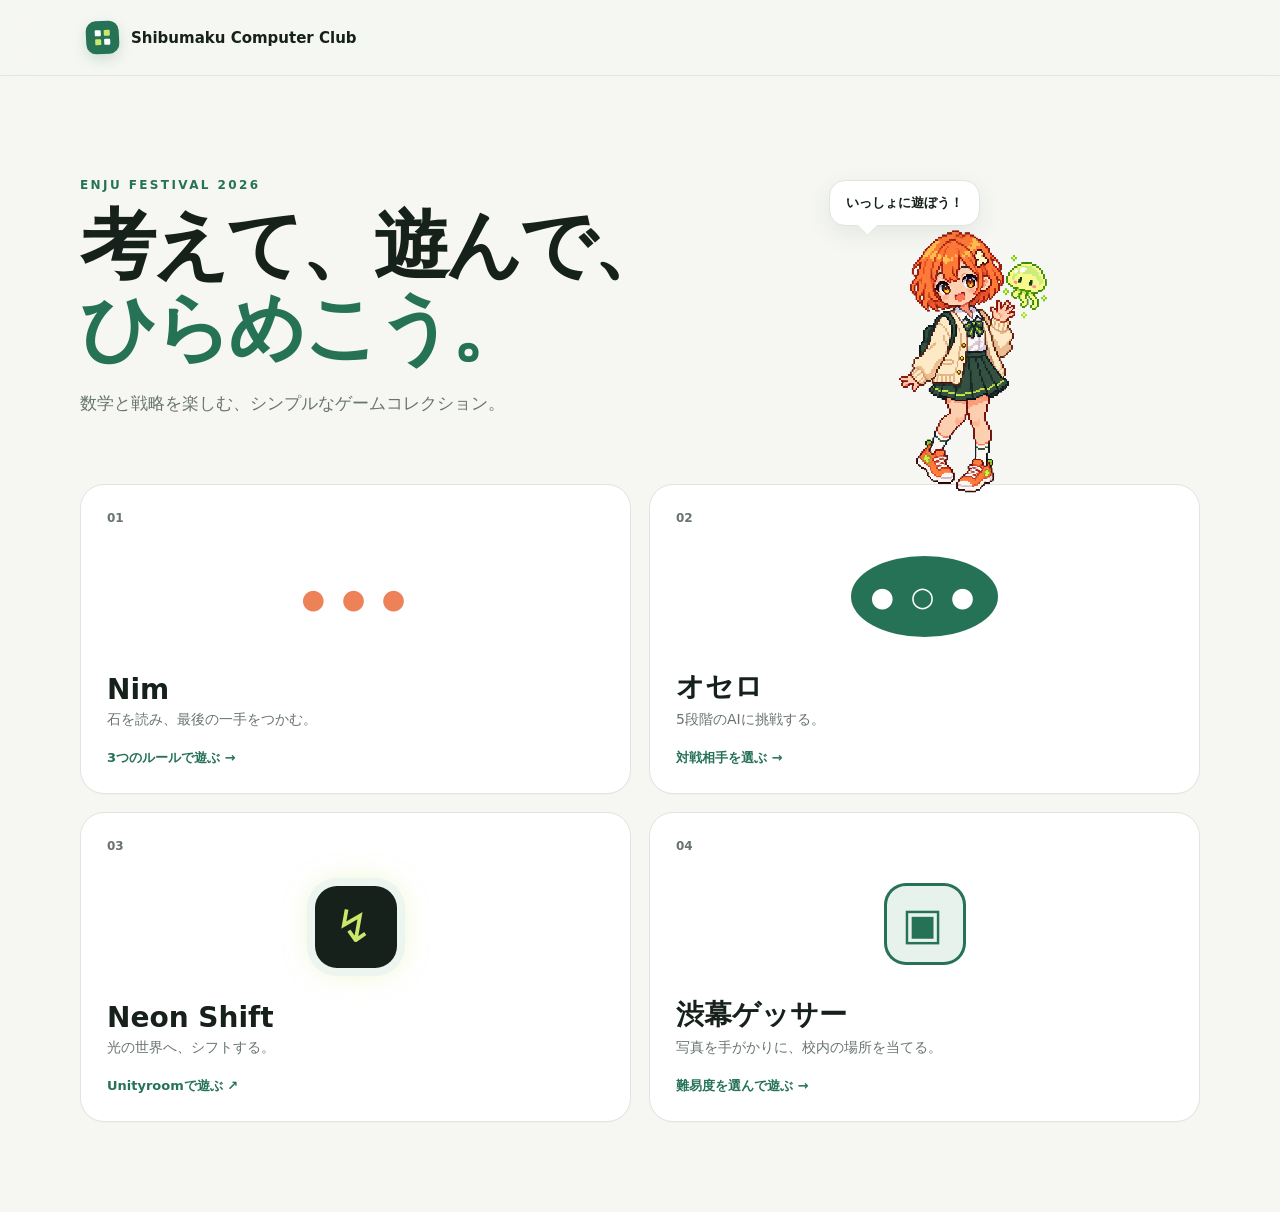
<file: index.html>
<!doctype html>
<html lang="ja">
<head>
  <meta charset="UTF-8">
  <meta name="viewport" content="width=device-width, initial-scale=1.0">
  <meta name="theme-color" content="#f7f8f5">
  <title>Shibumaku Computer Club</title>
  <link rel="stylesheet" href="styles.css">
</head>
<body>
  <header class="site-header">
    <button id="home-button" class="brand" type="button" aria-label="ホームへ戻る">
      <span class="brand-mark" aria-hidden="true"><i></i><i></i><i></i><i></i></span><span>Shibumaku Computer Club</span>
    </button>
    <button id="header-back" class="quiet-button hidden" type="button">← ゲーム一覧</button>
  </header>

  <main>
    <section id="home-screen" class="screen active">
      <div class="hero">
        <p class="eyebrow">ENJU FESTIVAL 2026</p>
        <h1>考えて、遊んで、<br><span>ひらめこう。</span></h1>
        <p class="lead">数学と戦略を楽しむ、シンプルなゲームコレクション。</p>
        <div class="hero-mascot" aria-label="ゲーム案内役の女の子">
          <div class="speech-bubble">いっしょに遊ぼう！</div>
          <img src="assets/mascot-girl.png" alt="ゲーム案内役のドット絵の女の子">
        </div>
      </div>
      <div class="game-grid">
        <button class="game-card nim-card" data-screen="nim-menu" type="button">
          <span class="card-number">01</span><span class="card-icon stones">● ● ●</span>
          <span class="card-title">Nim</span><span class="card-copy">石を読み、最後の一手をつかむ。</span>
          <span class="card-link">3つのルールで遊ぶ →</span>
        </button>
        <button class="game-card othello-card" data-screen="othello-menu" type="button">
          <span class="card-number">02</span><span class="card-icon discs">● ○ ●</span>
          <span class="card-title">オセロ</span><span class="card-copy">5段階のAIに挑戦する。</span>
          <span class="card-link">対戦相手を選ぶ →</span>
        </button>
        <a class="game-card game-card-link neonshift-card" href="https://unityroom.com/games/neonshift" target="_blank" rel="noopener noreferrer" aria-label="Neon ShiftをUnityroomで遊ぶ（新しいタブで開きます）">
          <span class="card-number">03</span><span class="card-icon neon-icon" aria-hidden="true">↯</span>
          <span class="card-title">Neon Shift</span><span class="card-copy">光の世界へ、シフトする。</span>
          <span class="card-link">Unityroomで遊ぶ ↗</span>
        </a>
        <a class="game-card game-card-link guesser-card" href="location-photo-quiz/index.html">
          <span class="card-number">04</span><span class="card-icon guesser-icon" aria-hidden="true">▣</span>
          <span class="card-title">渋幕ゲッサー</span><span class="card-copy">写真を手がかりに、校内の場所を当てる。</span>
          <span class="card-link">難易度を選んで遊ぶ →</span>
        </a>
      </div>
    </section>

    <section id="nim-menu" class="screen narrow">
      <div class="page-heading"><p class="eyebrow">GAME 01</p><h2>Nim</h2><p>ルールを選んでAIと対戦しよう。</p></div>
      <div class="choice-list">
        <button data-nim="single" type="button"><span><b>1山のNim</b><small>15個の石から1〜3個取る</small></span><i>→</i></button>
        <button data-nim="normal" type="button"><span><b>通常のNim</b><small>最後の石を取ったら勝ち</small></span><i>→</i></button>
        <button data-nim="misere" type="button"><span><b>ミゼールNim</b><small>最後の石を取ったら負け</small></span><i>→</i></button>
      </div>
    </section>

    <section id="nim-game" class="screen game-screen">
      <div class="game-top"><div><p class="eyebrow">NIM</p><h2 id="nim-title">通常のNim</h2></div><button class="restart-button" id="nim-restart" type="button">↻ はじめから</button></div>
      <div class="nim-play-area">
        <div class="nim-main-panel">
          <div class="status-panel"><span id="nim-turn-dot" class="turn-dot"></span><strong id="nim-status">あなたの番です</strong><small id="nim-rule"></small></div>
          <div id="nim-board" class="nim-board" aria-label="石の山"></div>
          <div id="nim-controls" class="nim-controls">
            <div class="nim-picker">
              <span>取る個数</span><div id="take-buttons" class="take-buttons"></div>
              <button id="nim-hint-toggle" class="inline-hint-button" type="button" aria-controls="nim-hints">💡 ヒント1を見る</button>
              <div id="nim-hints" class="single-hint hidden" aria-live="polite"></div>
            </div>
            <button id="nim-take" class="primary-button" type="button">石を取る</button>
          </div>
        </div>
        <div class="mascot-comment nim-side-mascot">
          <p id="nim-comment" class="speech-bubble" aria-live="polite">対戦よろしく！</p>
          <img src="assets/mascot-girl.png" alt="オレンジ髪のゲーム案内役とクラゲのペット">
        </div>
      </div>
    </section>

    <section id="othello-menu" class="screen narrow">
      <div class="page-heading"><p class="eyebrow">GAME 02</p><h2>オセロ</h2><p>対戦するAIの強さを選ぼう。あなたは黒です。</p></div>
      <div class="choice-list level-list">
        <button data-level="greedy" type="button"><em>LEVEL 1</em><span><b>貪欲</b><small>取れる石が多い手を選びます</small></span><i>→</i></button>
        <button data-level="position" type="button"><em>LEVEL 2</em><span><b>位置優先</b><small>角や辺を大切にします</small></span><i>→</i></button>
        <button data-level="mobility" type="button"><em>LEVEL 3</em><span><b>着手可能数</b><small>次の選択肢をコントロールします</small></span><i>→</i></button>
        <button data-level="minimax" type="button"><em>LEVEL 4</em><span><b>Minimax</b><small>数手先を読んで戦います</small></span><i>→</i></button>
        <button data-level="alpha" class="challenge" type="button"><em>FINAL</em><span><b>部員からの挑戦状</b><small>私たちの最強AIです</small></span><i>→</i></button>
      </div>
    </section>

    <section id="othello-game" class="screen game-screen othello-wrap">
      <div class="game-top"><div><p class="eyebrow">OTHELLO</p><h2 id="othello-title">貪欲</h2></div><button class="restart-button" id="othello-restart" type="button">↻ はじめから</button></div>
      <div class="scorebar">
        <div class="player active" id="black-player"><span class="disc black"></span><span>あなた</span><strong id="black-score">2</strong></div>
        <span class="versus">VS</span>
        <div class="player" id="white-player"><span class="disc white"></span><span>AI</span><strong id="white-score">2</strong></div>
      </div>
      <div class="othello-play-area">
        <div class="othello-board-column">
          <p id="othello-status" class="board-status">あなたの番です</p>
          <div id="othello-board" class="othello-board" role="grid" aria-label="オセロ盤"></div>
          <p class="hint"><span class="hint-dot"></span>印のあるマスに置けます</p>
        </div>
        <div class="mascot-comment othello-comment">
          <p id="othello-comment" class="speech-bubble" aria-live="polite">対戦よろしく！</p>
          <img src="assets/mascot-girl.png" alt="オレンジ髪のゲーム案内役とクラゲのペット">
        </div>
      </div>
    </section>
  </main>

  <div id="result-modal" class="modal hidden" role="dialog" aria-modal="true" aria-labelledby="result-title">
    <div class="modal-card"><p class="eyebrow">GAME SET</p><h2 id="result-title">勝ち！</h2><p id="result-copy"></p><div class="modal-actions"><button id="play-again" class="primary-button" type="button">もう一度</button><button id="back-to-list" class="quiet-button" type="button">ゲーム一覧へ</button></div></div>
  </div>

  <script src="game-logic.js"></script>
  <script src="app.js"></script>
</body>
</html>
</file>
<file: styles.css>
:root{--ink:#17211b;--muted:#68746d;--paper:#f6f7f3;--card:#fff;--line:#dfe5df;--green:#267257;--green-dark:#18503d;--lime:#cbe86b;--orange:#ed8157;--shadow:0 18px 50px rgba(24,53,40,.1)}
*{box-sizing:border-box}body{margin:0;background:var(--paper);color:var(--ink);font-family:"Hiragino Sans","Yu Gothic",system-ui,sans-serif;min-height:100vh}.site-header{height:76px;display:flex;align-items:center;justify-content:space-between;padding:0 max(24px,calc((100vw - 1120px)/2));border-bottom:1px solid var(--line);background:rgba(246,247,243,.9);position:sticky;top:0;z-index:20;backdrop-filter:blur(12px)}button{font:inherit}.brand{border:0;background:none;display:flex;gap:12px;align-items:center;font-weight:800;color:var(--ink);cursor:pointer;font-size:15px}.brand-mark{display:grid;place-items:center;width:33px;height:33px;border-radius:10px;background:var(--green);color:white;font-family:Georgia,serif;font-size:20px}.quiet-button,.restart-button{border:1px solid var(--line);background:white;border-radius:999px;padding:9px 16px;color:var(--ink);font-weight:700;cursor:pointer}.quiet-button:hover,.restart-button:hover{border-color:var(--green);color:var(--green)}main{width:min(1120px,calc(100% - 40px));margin:auto}.screen{display:none;padding:72px 0 90px;animation:enter .35s ease}.screen.active{display:block}.screen.narrow{width:min(760px,100%);margin:auto}@keyframes enter{from{opacity:0;transform:translateY(8px)}to{opacity:1;transform:none}}.hero{padding:30px 0 52px}.eyebrow{margin:0 0 12px;font-size:12px;letter-spacing:.2em;font-weight:900;color:var(--green)}h1{font-size:clamp(42px,6.4vw,76px);line-height:1.09;letter-spacing:-.05em;margin:0 0 22px;max-width:800px}h1 span{color:var(--green)}.lead,.page-heading>p:last-child{color:var(--muted);font-size:17px}.game-grid{display:grid;grid-template-columns:repeat(2,1fr);gap:18px}.game-card{min-height:310px;border:1px solid var(--line);border-radius:24px;background:var(--card);padding:26px;text-align:left;color:var(--ink);display:flex;flex-direction:column;position:relative;overflow:hidden;box-shadow:0 1px 0 rgba(0,0,0,.02)}button.game-card{cursor:pointer;transition:.22s ease}button.game-card:hover{transform:translateY(-5px);box-shadow:var(--shadow);border-color:transparent}.card-number{font-size:12px;font-weight:900;color:var(--muted)}.card-icon{font-size:27px;letter-spacing:4px;margin:auto;align-self:center}.stones{color:var(--orange)}.discs{background:var(--green);color:white;padding:25px 20px;border-radius:50%}.card-title{font-size:28px;font-weight:900;margin-bottom:5px}.card-copy{font-size:14px;color:var(--muted)}.card-link{font-size:13px;font-weight:800;color:var(--green);margin-top:20px}.coming-card{opacity:.55;background:transparent}.coming-label{margin:auto;align-self:center;border:1px solid var(--muted);border-radius:999px;padding:8px 12px;font-size:10px;font-weight:900;letter-spacing:.12em}.page-heading{margin-bottom:35px}.page-heading h2,.game-top h2{font-size:42px;letter-spacing:-.04em;margin:0}.choice-list{display:grid;gap:12px}.choice-list button{width:100%;border:1px solid var(--line);background:white;border-radius:18px;padding:22px 24px;display:flex;align-items:center;text-align:left;cursor:pointer;color:var(--ink);transition:.18s}.choice-list button:hover{border-color:var(--green);transform:translateX(5px);box-shadow:0 8px 30px rgba(24,53,40,.07)}.choice-list span{display:grid;gap:5px}.choice-list b{font-size:18px}.choice-list small{font-size:13px;color:var(--muted)}.choice-list i{font-style:normal;margin-left:auto;color:var(--green);font-size:22px}.level-list em{font-style:normal;font-size:10px;letter-spacing:.1em;font-weight:900;color:var(--green);width:82px}.level-list .challenge{background:var(--green-dark);color:white;border-color:var(--green-dark)}.level-list .challenge small,.level-list .challenge em,.level-list .challenge i{color:#cfe9dd}.game-screen{width:min(800px,100%);margin:auto;padding-top:45px}.game-top{display:flex;justify-content:space-between;align-items:center;margin-bottom:24px}.status-panel{background:white;border:1px solid var(--line);border-radius:15px;padding:16px 20px;display:grid;grid-template-columns:auto 1fr;column-gap:10px;align-items:center}.status-panel small{grid-column:2;color:var(--muted);margin-top:3px}.turn-dot{width:9px;height:9px;border-radius:50%;background:var(--green);box-shadow:0 0 0 5px #e4f1eb}.nim-board{display:grid;gap:15px;margin:32px 0}.heap{display:grid;grid-template-columns:70px 1fr;align-items:center;min-height:64px;border-radius:14px;padding:10px 15px;cursor:pointer;border:2px solid transparent}.heap.selected{background:white;border-color:var(--green)}.heap.disabled{cursor:default;opacity:.55}.heap-label{font-size:12px;color:var(--muted);font-weight:800}.pebbles{display:flex;gap:7px;flex-wrap:wrap}.pebble{width:27px;height:27px;border-radius:50% 46% 52% 44%;background:var(--orange);box-shadow:inset -4px -5px 0 rgba(124,49,24,.14);transform:rotate(var(--r))}.nim-controls{display:flex;justify-content:space-between;align-items:center;background:white;border:1px solid var(--line);border-radius:18px;padding:18px 20px}.nim-controls>div>span{font-size:11px;font-weight:800;color:var(--muted)}.take-buttons{display:flex;gap:7px;margin-top:7px}.take-buttons button{width:36px;height:36px;border-radius:9px;border:1px solid var(--line);background:white;font-weight:900;cursor:pointer}.take-buttons button.selected{background:var(--green);color:white;border-color:var(--green)}.primary-button{border:0;border-radius:11px;background:var(--green);color:white;padding:13px 24px;font-weight:800;cursor:pointer}.primary-button:disabled{opacity:.4;cursor:not-allowed}.scorebar{display:grid;grid-template-columns:1fr auto 1fr;align-items:center;background:white;border:1px solid var(--line);border-radius:16px;padding:10px 16px}.player{display:flex;align-items:center;gap:9px;padding:9px 12px;border-radius:10px;color:var(--muted);font-size:13px}.player:last-child{justify-content:flex-end}.player.active{background:#edf5f0;color:var(--ink);font-weight:800}.player strong{font-size:20px;margin-left:6px}.disc{width:23px;height:23px;border-radius:50%;display:inline-block}.disc.black{background:#17211b;box-shadow:inset -3px -3px 4px #000}.disc.white{background:#fff;border:1px solid #cad2cc;box-shadow:inset -2px -3px 4px #d9dedb}.versus{font-size:10px;font-weight:900;color:#a3ada7}.board-status{text-align:center;font-size:14px;font-weight:800;min-height:20px}.othello-board{width:min(580px,92vw);aspect-ratio:1;margin:0 auto;display:grid;grid-template-columns:repeat(8,1fr);padding:7px;border-radius:14px;background:#276d54;box-shadow:var(--shadow);gap:2px}.cell{border:0;background:#3a8b69;display:grid;place-items:center;position:relative;cursor:default;padding:0}.cell.legal{cursor:pointer}.cell.legal:after{content:"";width:15%;height:15%;border-radius:50%;background:var(--lime);box-shadow:0 0 0 4px rgba(203,232,107,.16)}.cell .disc{width:76%;height:76%;animation:place .2s ease}@keyframes place{from{transform:scale(.2)}to{transform:scale(1)}}.hint{text-align:center;color:var(--muted);font-size:12px}.hint-dot{display:inline-block;width:7px;height:7px;background:var(--lime);border-radius:50%;margin-right:7px}.modal{position:fixed;inset:0;background:rgba(11,24,17,.58);display:grid;place-items:center;padding:20px;z-index:50;backdrop-filter:blur(5px)}.modal-card{background:white;width:min(430px,100%);border-radius:24px;text-align:center;padding:42px 35px;box-shadow:var(--shadow)}.modal-card h2{font-size:42px;margin:3px}.modal-card>p:not(.eyebrow){color:var(--muted)}.modal-actions{display:flex;justify-content:center;gap:9px;margin-top:25px}.hidden{display:none!important}
.hint-box{margin:-15px 0 24px;border:1px solid var(--line);border-radius:16px;background:white;overflow:hidden}.hint-toggle{width:100%;border:0;background:white;padding:15px 18px;display:flex;align-items:center;justify-content:space-between;color:var(--green-dark);font-weight:800;cursor:pointer;text-align:left}.hint-toggle:hover{background:#f2f7f3}.hint-toggle i{font-style:normal;font-size:21px;font-weight:400;transition:transform .2s}.hint-toggle[aria-expanded="true"] i{transform:rotate(45deg)}.nim-hints{border-top:1px solid var(--line);padding:4px 20px 17px;animation:enter .22s ease}.nim-hints ol{margin:0;padding:0;list-style:none;counter-reset:hints}.nim-hints li{counter-increment:hints;position:relative;padding:14px 0 14px 40px;color:var(--muted);font-size:14px;line-height:1.75}.nim-hints li+li{border-top:1px dashed var(--line)}.nim-hints li:before{content:counter(hints);position:absolute;left:0;top:14px;width:25px;height:25px;display:grid;place-items:center;border-radius:50%;background:#e8f2ec;color:var(--green);font-size:11px;font-weight:900}.nim-hints li:first-child{color:var(--ink);font-weight:700}
.hero{position:relative}.hero .lead{max-width:560px}.hero-mascot{position:absolute;right:4%;bottom:-28px;width:220px;z-index:2}.hero-mascot img{display:block;width:100%;image-rendering:pixelated}.speech-bubble{position:relative;background:white;border:1px solid var(--line);border-radius:16px;padding:12px 16px;margin:0;box-shadow:0 8px 24px rgba(24,53,40,.08);font-size:13px;font-weight:800;line-height:1.5}.speech-bubble:after{content:"";position:absolute;left:30px;bottom:-8px;width:14px;height:14px;background:white;border-right:1px solid var(--line);border-bottom:1px solid var(--line);transform:rotate(45deg)}.mascot-comment{display:flex;align-items:flex-end;width:max-content;max-width:100%;position:relative;z-index:2}.mascot-comment img{width:78px;height:78px;object-fit:contain;object-position:center 17%;image-rendering:pixelated}.mascot-comment .speech-bubble{margin:0 0 42px 4px;min-width:130px}.game-comment{float:right;margin:-5px 12px -74px 0}.othello-comment{height:42px;margin:-14px auto 4px;transform:translateX(160px)}.othello-comment img{width:62px;height:62px}.othello-comment .speech-bubble{margin-bottom:28px;padding:8px 13px}.othello-board{width:min(470px,62vh,calc(100vw - 26px))}.othello-wrap{padding-top:26px}.othello-wrap .game-top{margin-bottom:12px}.othello-wrap .board-status{margin:9px 0}.othello-wrap .hint{margin:7px 0}
@media(max-width:720px){.site-header{height:64px;padding:0 18px}.brand span:last-child{display:none}main{width:min(100% - 26px,1120px)}.screen{padding-top:42px}.hero{padding-top:10px;padding-bottom:190px}.hero-mascot{width:170px;right:2%;bottom:0}.game-grid{grid-template-columns:1fr}.game-card{min-height:210px}.card-icon{position:absolute;right:25px;top:54px}.page-heading h2,.game-top h2{font-size:32px}.choice-list button{padding:18px}.level-list em{width:67px}.game-top{align-items:flex-end}.restart-button{font-size:12px}.nim-controls{position:sticky;bottom:10px;box-shadow:var(--shadow)}.othello-comment{transform:translateX(90px)}.othello-board{width:min(62vh,calc(100vw - 26px))}.modal-actions{flex-direction:column}}

/* Othello: board on the left, large mascot on the right. */
.hero-mascot{right:1%;bottom:-42px;width:270px}.othello-wrap{width:min(1040px,100%);padding-top:24px}.othello-wrap .game-top{margin-bottom:12px}.othello-wrap .scorebar{width:min(800px,100%)}.othello-play-area{display:grid;grid-template-columns:minmax(400px,500px) minmax(260px,1fr);gap:28px;align-items:end}.othello-board-column{min-width:0}.othello-play-area .othello-board{width:min(470px,62vh,100%);margin-left:0}.othello-wrap .board-status{margin:9px 0;text-align:left;padding-left:190px}.othello-wrap .hint{width:min(470px,100%);margin:7px 0}.othello-play-area .othello-comment{width:100%;height:auto;margin:0;transform:none;display:flex;flex-direction:column;align-items:center;align-self:stretch;justify-content:flex-end}.othello-play-area .othello-comment img{width:min(340px,100%);height:auto;max-height:560px;object-fit:contain;object-position:center bottom}.othello-play-area .othello-comment .speech-bubble{align-self:flex-start;margin:0 0 -10px 0;min-width:150px;padding:11px 15px;z-index:2}.othello-play-area .othello-comment .speech-bubble:after{left:auto;right:30px}
@media(max-width:720px){.hero-mascot{width:190px;right:0;bottom:-5px}.othello-play-area{display:flex;flex-direction:column;gap:4px;align-items:center}.othello-board-column{width:100%}.othello-wrap .board-status{text-align:center;padding-left:0}.othello-play-area .othello-board{width:min(58vh,calc(100vw - 26px));margin:auto}.othello-play-area .othello-comment{order:-1;align-self:flex-end;width:150px;height:76px;display:block;margin:-84px 0 6px}.othello-play-area .othello-comment img{position:absolute;right:0;bottom:0;width:92px;height:92px}.othello-play-area .othello-comment .speech-bubble{position:absolute;right:60px;bottom:55px;white-space:nowrap;margin:0}}

/* Revised game proportions and horizontal Nim layout. */
.hero-mascot{right:9%;bottom:-12px}.othello-wrap{width:min(1180px,100%)}.othello-play-area{grid-template-columns:minmax(540px,640px) minmax(260px,320px);gap:30px}.othello-play-area .othello-board{width:min(600px,72vh,100%)}.othello-wrap .scorebar{width:min(960px,100%)}.othello-wrap .hint{width:min(600px,100%)}.othello-play-area .othello-comment img{width:min(300px,100%)}
#nim-game{width:min(1080px,100%)}.nim-play-area{display:grid;grid-template-columns:minmax(540px,720px) minmax(240px,320px);gap:28px;align-items:stretch}.nim-main-panel{background:white;border:1px solid var(--line);border-radius:22px;padding:20px 22px;box-shadow:0 12px 36px rgba(24,53,40,.06)}.nim-main-panel .status-panel{padding:10px 14px;background:var(--paper)}.nim-main-panel .nim-board{margin:16px 0;gap:7px}.nim-main-panel .heap{min-height:58px;padding:7px 12px;background:var(--paper);border-radius:10px}.nim-main-panel .heap.selected{background:#edf5f0}.nim-main-panel .nim-controls{padding:15px 0 0;border:0;border-top:1px solid var(--line);border-radius:0;align-items:flex-start}.nim-picker{flex:1}.inline-hint-button{display:block;margin-top:13px;border:0;background:none;padding:0;color:var(--green);font-size:12px;font-weight:800;cursor:pointer}.inline-hint-button:disabled{color:var(--muted);cursor:default}.single-hint{max-width:480px;margin-top:9px;padding:11px 13px;background:#f0f6f2;border-left:3px solid var(--green);border-radius:0 9px 9px 0;font-size:13px;line-height:1.6}.single-hint b{font-size:10px;letter-spacing:.08em;color:var(--green)}.single-hint p{margin:3px 0 0}.nim-side-mascot{width:100%;height:100%;display:flex;flex-direction:column;justify-content:flex-end;align-items:center}.nim-side-mascot img{width:min(300px,100%);height:auto;object-fit:contain;object-position:center bottom}.nim-side-mascot .speech-bubble{align-self:flex-start;margin:0 0 -10px 0;z-index:2}.nim-side-mascot .speech-bubble:after{left:auto;right:30px}
@media(max-width:760px){.hero-mascot{right:4%;bottom:10px}.othello-play-area{display:flex}.othello-play-area .othello-board{width:min(64vh,calc(100vw - 26px))}.nim-play-area{display:flex;flex-direction:column}.nim-main-panel{padding:14px}.nim-side-mascot{order:-1;align-self:flex-end;width:150px;height:75px;display:block;margin:-82px 0 5px}.nim-side-mascot img{position:absolute;right:0;bottom:0;width:92px;height:92px}.nim-side-mascot .speech-bubble{position:absolute;right:60px;bottom:54px;white-space:nowrap;margin:0}.nim-main-panel .nim-controls{position:static;box-shadow:none}}

/* Center the Othello board while lifting the side mascot. */
.hero-mascot .speech-bubble{width:max-content;max-width:180px}.othello-play-area{display:block;position:relative;min-height:min(600px,72vh)}.othello-board-column{width:min(600px,calc(100% - 40px));margin:0 auto}.othello-play-area .othello-board{margin:0 auto}.othello-play-area .othello-comment{position:absolute;right:0;top:-70px;width:280px;height:auto;display:flex}.othello-play-area .othello-comment img{width:270px}.single-hint{padding:0;background:transparent;border-left:0}.revealed-hint{padding:11px 13px;background:#f0f6f2;border-left:3px solid var(--green);border-radius:0 9px 9px 0;animation:hint-reveal .22s ease}.revealed-hint+.revealed-hint{margin-top:7px}.revealed-hint b{font-size:10px;letter-spacing:.08em;color:var(--green)}.revealed-hint p{margin:3px 0 0}@keyframes hint-reveal{from{opacity:0;transform:translateY(-7px)}to{opacity:1;transform:none}}
@media(max-width:760px){.othello-play-area{display:flex;min-height:0}.othello-board-column{width:100%}.othello-play-area .othello-comment{position:relative;right:auto;top:auto}.hero-mascot .speech-bubble{max-width:150px}}

/* Stable mascot alignment and updated club mark. */
.brand-mark{display:grid;grid-template-columns:repeat(2,6px);grid-template-rows:repeat(2,6px);place-content:center;gap:3px;transform:rotate(-3deg);box-shadow:0 5px 14px rgba(38,114,87,.2)}.brand-mark i{display:block;width:6px;height:6px;border-radius:1px;background:white}.brand-mark i:nth-child(2),.brand-mark i:nth-child(3){background:var(--lime)}
.othello-play-area .othello-comment{top:50%;transform:translateY(-50%)}
.nim-side-mascot{height:500px;align-self:start;justify-content:center}
@media(max-width:760px){.othello-play-area .othello-comment{top:auto;transform:none}.nim-side-mascot{height:75px;align-self:flex-end}}

/* Unityroom external game card. */
.game-card-link{cursor:pointer;text-decoration:none;transition:.22s ease}
.game-card-link:hover{transform:translateY(-5px);box-shadow:var(--shadow);border-color:transparent}
.game-card-link:focus-visible{outline:3px solid var(--lime);outline-offset:3px}
.neon-icon{width:82px;height:82px;display:grid;place-items:center;border-radius:22px;background:var(--ink);color:var(--lime);font-size:45px;line-height:1;box-shadow:0 0 0 8px #edf5f0,0 0 28px rgba(203,232,107,.55)}
.guesser-icon{width:82px;height:82px;display:grid;place-items:center;border-radius:22px;background:#e8f2ec;color:var(--green);font-size:44px;line-height:1;box-shadow:inset 0 0 0 3px var(--green)}
</file>
